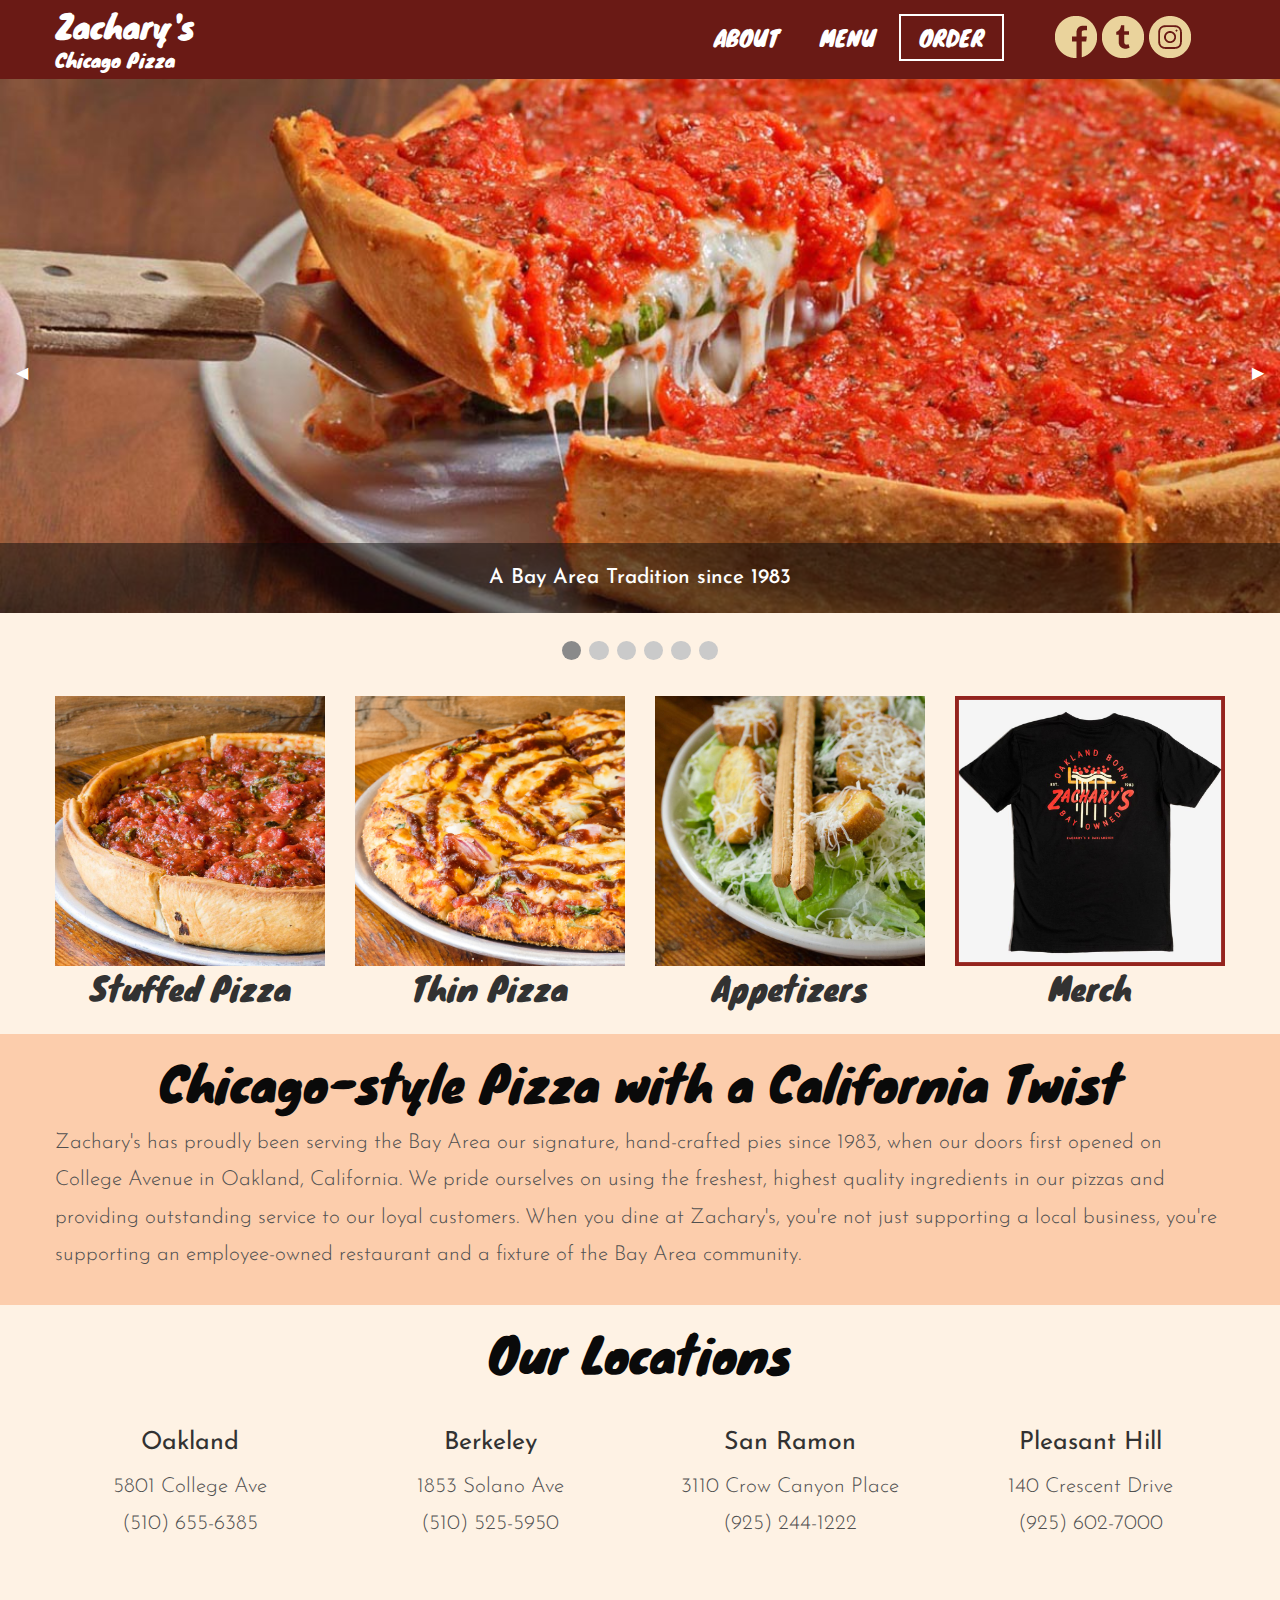
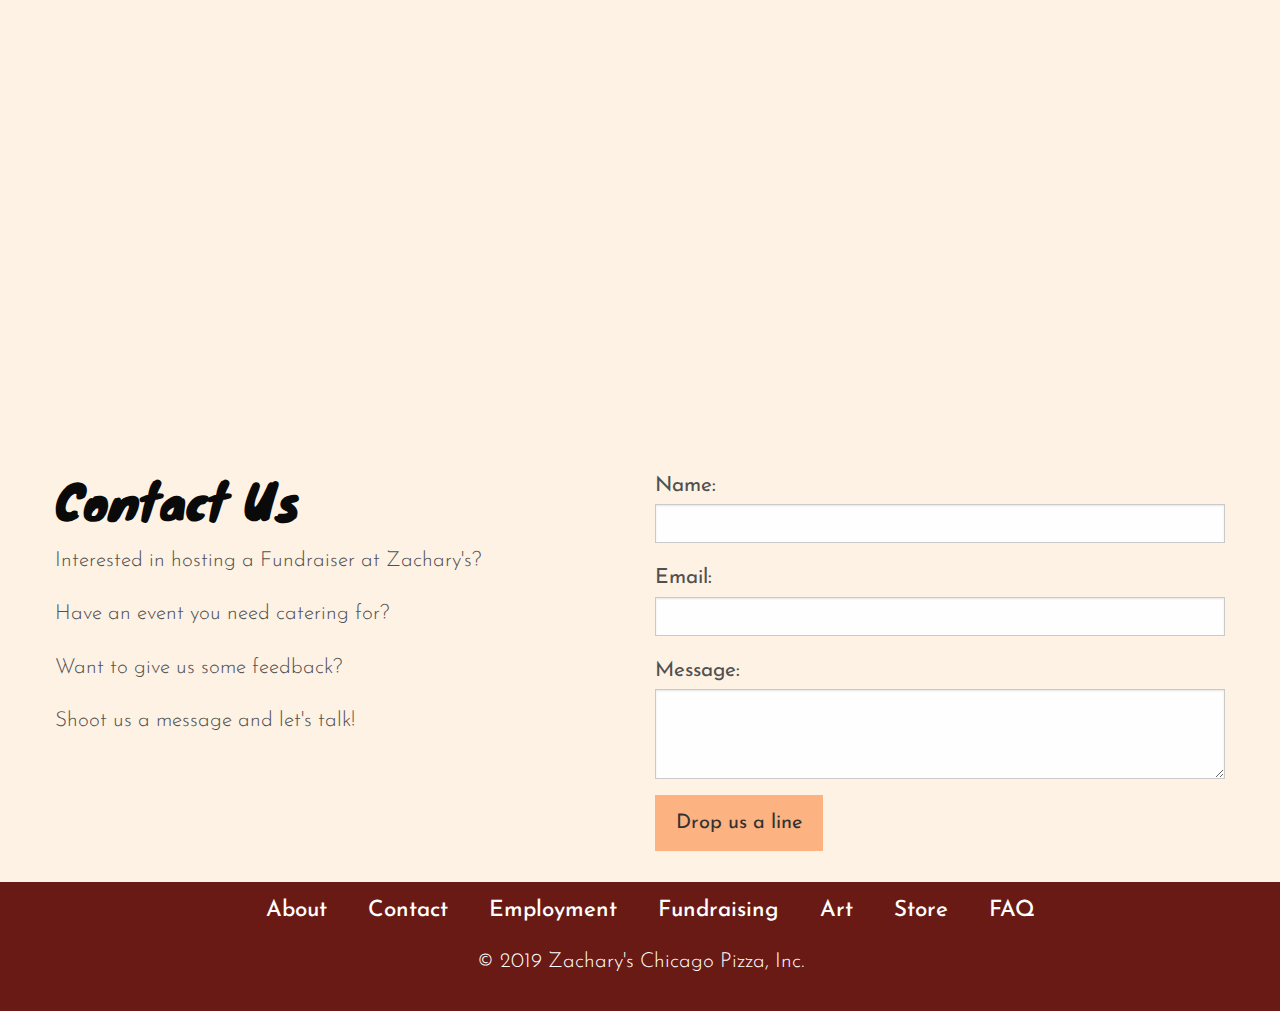
<file: index.html>
<!-- //// This is the header code to copy into each page //// -->
<!doctype html>
<html class="no-js" lang="en" dir="ltr">

<head>
  <meta charset="utf-8">
  <meta http-equiv="x-ua-compatible" content="ie=edge">
  <meta name="viewport" content="width=device-width, initial-scale=1.0">
  <meta name="description" content="Home page for Zachary's Chicago Pizza, Inc.">
  <meta name="author" content="Liana Rohlfing-McKenzie">
  <title>Zachary's Chicago Pizza, Inc.</title>
  <link rel="stylesheet" href="css/foundation.css">
  <link href="https://fonts.googleapis.com/css?family=Josefin+Sans:300,300i,400,400i,600,600i,700,700i|Knewave&display=swap" rel="stylesheet">
  <link rel="stylesheet" href="css/app.css">
  <link rel="icon" type="image/png" sizes="32x32" href="img/FabiconBlack3.png">
</head>

<body>
  <div class="show-for-small-only">
    <div class="title-bar" data-responsive-toggle="example-animated-menu">
      <button class="menu-icon" type="button" data-toggle></button>
      <div class="title-bar-title">Zachary's Chicago Pizza</div>
    </div>

    <div class="top-bar" id="example-animated-menu" data-animate="hinge-in-from-top hinge-out-from-top">
      <div class="top-bar-left">
        <ul class="dropdown menu" data-dropdown-menu>
          <li><a href="index.html">Home</a></li>
          <li><a href="about.html">About</a></li>
          <li><a href="menu.html">Menu</a></li>
          <li><a href="#">Order</a></li>
        </ul>
      </div>
    </div>
  </div>

  <div class="hide-for-small-only">
    <div class="header">
      <div class="grid-container">
        <header class="grid-x grid-padding-x">
          <div class="cell medium-3 large-3">
            <a href="index.html" class="index-h1">
              <h1>Zachary's</h1>
              <h1 class="small">Chicago Pizza</h1>
            </a>
          </div>
          <div class="cell auto"></div>
          <nav class="cell medium-5 large-4">
            <ul>
              <li><a href="about.html">About</a></li>
              <li><a href="menu.html">Menu</a></li>
              <li><a href="order.html" class="order">Order</a></li>
            </ul>
          </nav>
          <div class="cell medium-3 large-2">
            <img src="img/facebook2.png" alt="" class="socialmedia">
            <img src="img/twitter2.png" alt="" class="socialmedia">
            <img src="img/instagram2.png" alt="" class="socialmedia">
          </div>
        </header>
      </div>
    </div>
  </div>

  <!-- ///End of header//// -->

  <div class="orbit show-for-small-only" role="region" aria-label="Zachary's Slider" data-orbit>
    <div class="orbit-wrapper">
      <div class="orbit-controls">
        <button class="orbit-previous"><span class="show-for-sr">Previous Slide</span>&#9664;&#xFE0E;</button>
        <button class="orbit-next"><span class="show-for-sr">Next Slide</span>&#9654;&#xFE0E;</button>
      </div>
      <ul class="orbit-container">
        <li class="is-active orbit-slide">
          <figure class="orbit-figure">
            <img class="orbit-image" src="img/PizzaPull-small.jpg" alt="Pizza Pull">
            <figcaption class="orbit-caption">A Bay Area Tradition since 1983</figcaption>
          </figure>
        </li>
        <li class="orbit-slide">
          <figure class="orbit-figure">
            <img class="orbit-image" src="img/artcontest-2-small.jpg" alt="Art Contest painting">
            <figcaption class="orbit-caption">Recipient of over 200 Best Pizza Awards</figcaption>
          </figure>
        </li>
        <li class="orbit-slide">
          <figure class="orbit-figure">
            <img class="orbit-image" src="img/PizzaPanArtichokeHero-small.jpg" alt="Artichoke pan pizza">
            <figcaption class="orbit-caption">​“The Zachary’s team has captured pizza perfection.” - Diablo Magazine</figcaption>
          </figure>
        </li>
        <li class="orbit-slide">
          <figure class="orbit-figure">
            <img class="orbit-image" src="img/artcontest-small.jpg" alt="Art contest paintings on wall">
            <figcaption class="orbit-caption">Check out 2019's Art Contest Winners!</figcaption>
          </figure>
        </li>
        <li class="orbit-slide">
          <figure class="orbit-figure">
            <img class="orbit-image" src="img/PizzaThinTomBasil-small.jpg" alt="Italian tomato thin pizza">
            <figcaption class="orbit-caption">Proudly Employee-Owned since 2003</figcaption>
          </figure>
        </li>
        <li class="orbit-slide">
          <figure class="orbit-figure">
            <img class="orbit-image" src="img/SaladsSpinach-small.jpg" alt="Spinach salad">
            <figcaption class="orbit-caption">Delivery Now Available!</figcaption>
          </figure>
        </li>
      </ul>
    </div>
    <nav class="orbit-bullets">
      <button class="is-active" data-slide="0">
        <span class="show-for-sr">A Bay Area Tradition since 1983</span>
        <span class="show-for-sr" data-slide-active-label>Current Slide</span>
      </button>
      <button data-slide="1"><span class="show-for-sr">Recipient of over 200 Best Pizza Awards</span></button>
      <button data-slide="2"><span class="show-for-sr">“The Zachary’s team has captured pizza perfection.” - Diablo Magazine</span></button>
      <button data-slide="3"><span class="show-for-sr">Check out 2019's Art Contest Winners!</span></button>
      <button data-slide="4"><span class="show-for-sr">Proudly Employee-Owned since 2003</span></button>
      <button data-slide="5"><span class="show-for-sr">Delivery Now Available!</span></button>
    </nav>
  </div>

  <div class="orbit hide-for-small-only" role="region" aria-label="Zachary's Slider" data-orbit>
    <div class="orbit-wrapper">
      <div class="orbit-controls">
        <button class="orbit-previous"><span class="show-for-sr">Previous Slide</span>&#9664;&#xFE0E;</button>
        <button class="orbit-next"><span class="show-for-sr">Next Slide</span>&#9654;&#xFE0E;</button>
      </div>
      <ul class="orbit-container">
        <li class="is-active orbit-slide">
          <figure class="orbit-figure">
            <img class="orbit-image" src="img/PizzaPull.jpg" alt="Pizza Pull">
            <figcaption class="orbit-caption">A Bay Area Tradition since 1983</figcaption>
          </figure>
        </li>
        <li class="orbit-slide">
          <figure class="orbit-figure">
            <img class="orbit-image" src="img/artcontest-2.jpg" alt="Art Contest painting">
            <figcaption class="orbit-caption">Recipient of over 200 Best Pizza Awards</figcaption>
          </figure>
        </li>
        <li class="orbit-slide">
          <figure class="orbit-figure">
            <img class="orbit-image" src="img/PizzaPanArtichokeHero.jpg" alt="Artichoke pan pizza">
            <figcaption class="orbit-caption">​“The Zachary’s team has captured pizza perfection.” - Diablo Magazine</figcaption>
          </figure>
        </li>
        <li class="orbit-slide">
          <figure class="orbit-figure">
            <img class="orbit-image" src="img/artcontest.jpg" alt="Art contest paintings on wall">
            <figcaption class="orbit-caption">Check out 2019's Art Contest Winners!</figcaption>
          </figure>
        </li>
        <li class="orbit-slide">
          <figure class="orbit-figure">
            <img class="orbit-image" src="img/PizzaThinTomBasil.jpg" alt="Italian tomato thin pizza">
            <figcaption class="orbit-caption">Proudly Employee-Owned since 2003</figcaption>
          </figure>
        </li>
        <li class="orbit-slide">
          <figure class="orbit-figure">
            <img class="orbit-image" src="img/SaladsSpinach.jpg" alt="Spinach salad">
            <figcaption class="orbit-caption">Delivery Now Available!</figcaption>
          </figure>
        </li>
      </ul>
    </div>
    <nav class="orbit-bullets">
      <button class="is-active" data-slide="0">
        <span class="show-for-sr">A Bay Area Tradition since 1983</span>
        <span class="show-for-sr" data-slide-active-label>Current Slide</span>
      </button>
      <button data-slide="1"><span class="show-for-sr">Recipient of over 200 Best Pizza Awards</span></button>
      <button data-slide="2"><span class="show-for-sr">“The Zachary’s team has captured pizza perfection.” - Diablo Magazine</span></button>
      <button data-slide="3"><span class="show-for-sr">Check out 2019's Art Contest Winners!</span></button>
      <button data-slide="4"><span class="show-for-sr">Proudly Employee-Owned since 2003</span></button>
      <button data-slide="5"><span class="show-for-sr">Delivery Now Available!</span></button>
    </nav>
  </div>


  <section class="grid-container">
    <div class="grid-x grid-padding-x grid-padding-y">
      <div class="cell small-6 medium-3">
        <a href="menu.html#panel1">
          <img src="img/stuffed-thumb.jpg" alt="stuffed pizza">
          <h2 class="index-h2">Stuffed Pizza</h2>
        </a>
      </div>
      <div class="cell small-6 medium-3">
        <a href="menu.html#panel2">
          <img src="img/thin-thumb.jpg" alt="thin pizza">
          <h2 class="index-h2">Thin Pizza</h2>
        </a>
      </div>
      <div class="cell small-6 medium-3">
        <a href="menu.html#panel4">
          <img src="img/appetizer-thumb.jpg" alt="appetizers">
          <h2 class="index-h2">Appetizers</h2>
        </a>
      </div>
      <div class="cell small-6 medium-3">
        <a href="#">
          <img src="img/oaklandish.jpg" alt="merch">
          <h2 class="index-h2">Merch</h2>
        </a>
      </div>
    </div>
  </section>

  <section class="quotes">
    <div class="grid-container">
      <div class="grid-x grid-padding-x grid-padding-y">
        <div class="cell">
          <h2 class="index-h2-quotes">Chicago-style Pizza with a California Twist</h2>
          <p>Zachary's has proudly been serving the Bay Area our signature, hand-crafted pies since 1983, when our doors first opened on College Avenue in Oakland, California. We pride ourselves on using the freshest, highest quality ingredients in
            our pizzas and providing outstanding service to our loyal customers. When you dine at Zachary's, you're not just supporting a local business, you're supporting an employee-owned restaurant and a fixture of the Bay Area community.</p>
        </div>
      </div>
    </div>
  </section>

  <section class="grid-container">
    <div class="grid-x grid-padding-x grid-padding-y">
      <div class="cell">
        <h2 class="index-h2-quotes">Our Locations</h2>
      </div>
    </div>
    <div class="grid-x grid-padding-x grid-padding-y">
      <div class="cell small-12 medium-3 locations">
        <h4>Oakland</h4>
          <p>5801 College Ave<br>
            (510) 655-6385</p>
      </div>
      <div class="cell small-12 medium-3 locations">
        <h4>Berkeley</h4>
          <p>1853 Solano Ave<br>
            (510) 525-5950</p>
      </div>
      <div class="cell small-12 medium-3 locations">
        <h4>San Ramon</h4>
          <p>3110 Crow Canyon Place<br>
            (925) 244-1222</p>
      </div>
      <div class="cell small-12 medium-3 locations">
        <h4>Pleasant Hill</h4>
          <p>140 Crescent Drive<br>
            (925) 602-7000</p>
      </div>
    </div>
    <div class="grid-x grid-padding-x grid-padding-y">
      <!-- I couldn't get interchange to work so I used "hide-for-small-only" and "show-for-small-only" instead, sorry -->
      <div class="cell">
        <img src="img/map-small.png" alt="map of Zachary's four locations" class="show-for-small-only">
        <iframe width="1200" height="440" src="https://maps.google.com/maps?width=1200&amp;height=440&amp;hl=en&amp;q=Zachary%5Cs%20Chicago%20Pizza+(Title)&amp;ie=UTF8&amp;t=&amp;z=11&amp;iwloc=B&amp;output=embed" frameborder="0" class="hide-for-small-only"></iframe>
      </div>
    </div>

    <div class="grid-x grid-padding-x grid-padding-y">
      <div class="cell small-12 medium-6">
        <h2>Contact Us</h2>
        <p>Interested in hosting a Fundraiser at Zachary's?</p>
        <p>Have an event you need catering for?</p>
        <p>Want to give us some feedback?</p>
        <p>Shoot us a message and let's talk!</p>
      </div>

      <div class="cell small-12 medium-6">
        <form action="https://docs.google.com/forms/d/e/1FAIpQLSdrRZRMQZu-8u6va_wn2mh3a93iwv97TaOzOLfnU-gJeNOTag/formResponse" target="_self" method="POST" id="mG61Hd">
          <label for="name">Name:</label>
          <input type="text" class="" id="name" autocomplete="on" tabindex="0" aria-label="Name" aria-describedby="i.desc.946749662 i.err.946749662" name="entry.1592493191" value="" dir="auto" placeholder="" required />

          <label for="email">Email:</label>
          <input type="email" class="" id="email" autocomplete="on" tabindex="0" aria-label="Name-email" aria-describedby="i.desc.928450559 i.err.928450559" name="entry.1593451129" value="" dir="auto" placeholder="" required />

          <label for="message">Message:</label>
          <textarea type="text" class="" id="message" autocomplete="off" tabindex="0" aria-label="Name-response" aria-describedby="i.desc.298831797 i.err.298831797" name="entry.1503160704" value="" dir="auto" placeholder=""
            required rows="3"></textarea>

          <input type="hidden" name="fvv" value="1">
          <input type="hidden" name="draftResponse" value="[null,null,&quot;-660832885771774796&quot;]">
          <input type="hidden" name="pageHistory" value="0">
          <input type="hidden" name="fbzx" value="-660832885771774796">

          <input type="submit" class="button default large" name="submit" value="Drop us a line">
        </form>
      </div>
    </div>
  </section>

  <!-- ///Beginning of footer code to copy into each page/// -->
  <div class="footer">
    <footer class="grid-container">
      <div class="grid-x grid-padding-x grid-padding-y">
        <div class="cell small-12">
          <nav>
            <ul>
              <li><a href="#">About</a></li>
              <li><a href="#">Contact</a></li>
              <li><a href="#">Employment</a></li>
              <li><a href="#">Fundraising</a></li>
              <li><a href="#">Art</a></li>
              <li><a href="#">Store</a></li>
              <li><a href="#">FAQ</a></li>
            </ul>
          </nav>
          <p>&#169; 2019 Zachary's Chicago Pizza, Inc.</p>
        </div>
      </div>
    </footer>
  </div>

  <script src="js/vendor/jquery.js"></script>
  <script src="js/vendor/what-input.js"></script>
  <script src="js/vendor/foundation.js"></script>
  <script src="js/app.js"></script>
</body>

</html>
<!-- ////End of footer//// -->
</file>
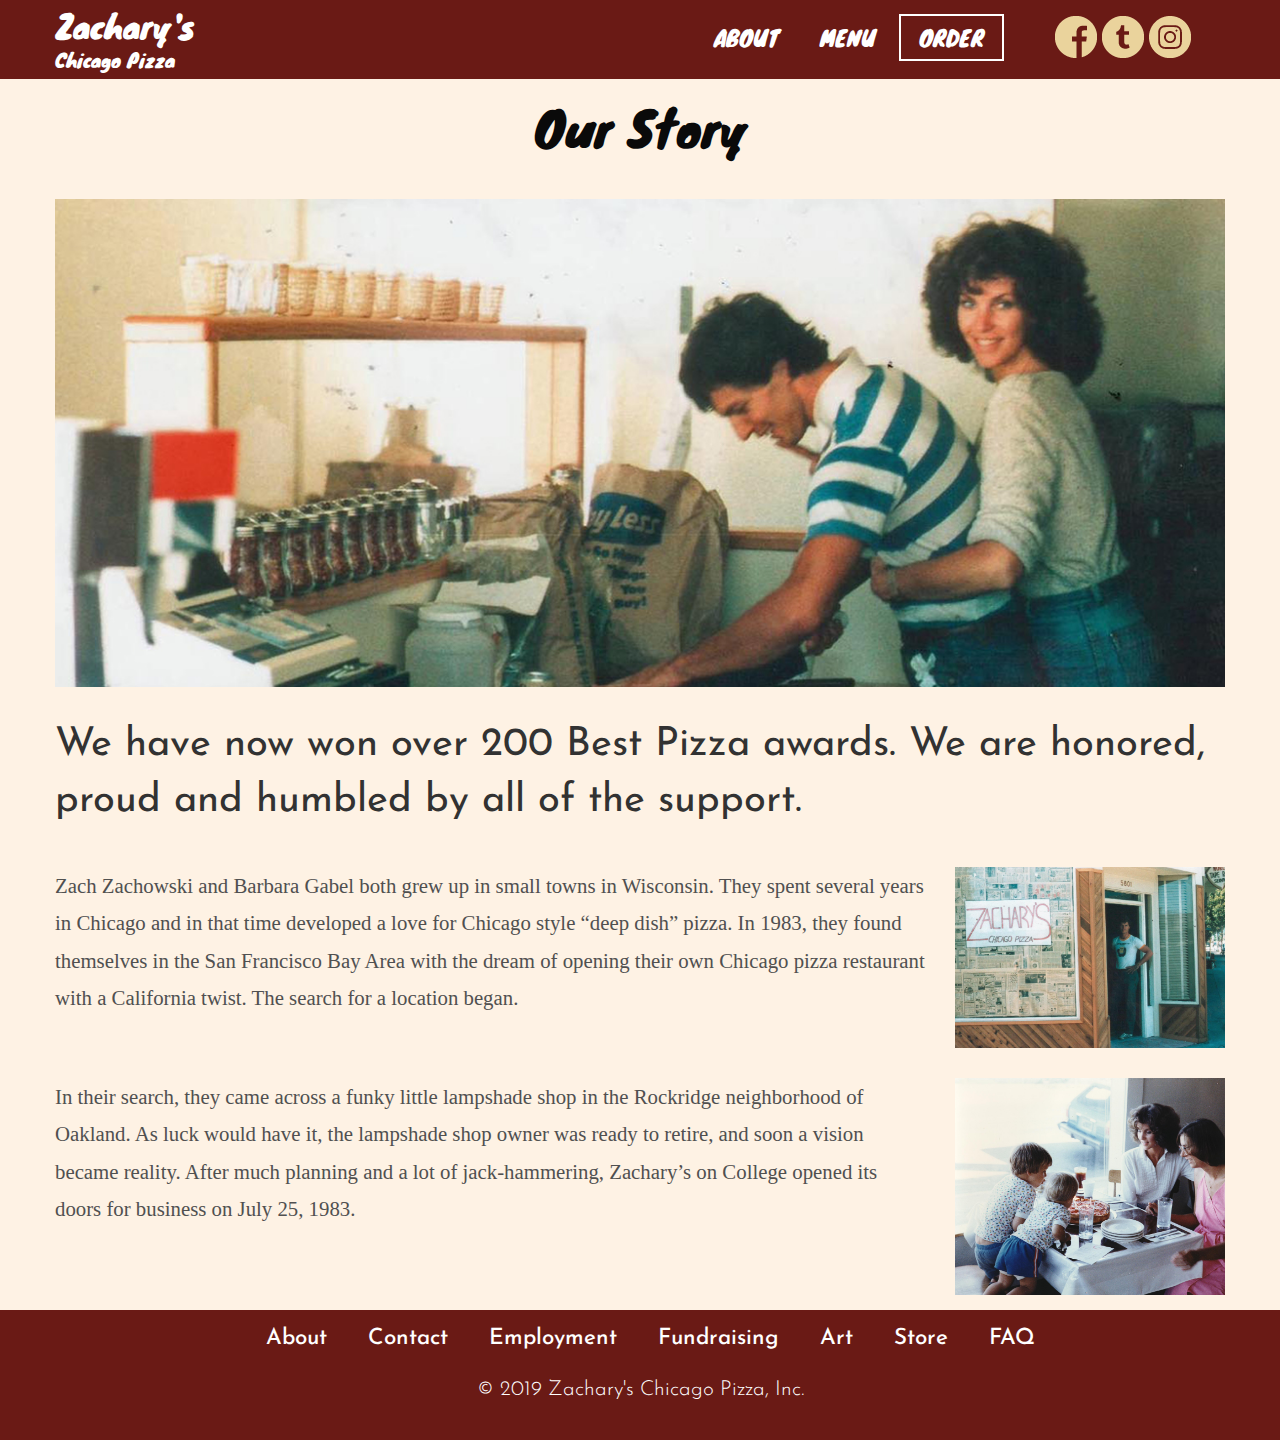
<file: about.html>
<!-- //// This is the header code to copy into each page //// -->
<!doctype html>
<html class="no-js" lang="en" dir="ltr">

<head>
  <meta charset="utf-8">
  <meta http-equiv="x-ua-compatible" content="ie=edge">
  <meta name="viewport" content="width=device-width, initial-scale=1.0">
  <meta name="description" content="About page for Zachary's Chicago Pizza, Inc.">
  <meta name="author" content="Kelvin Dao">
  <title>About | Zachary's Chicago Pizza, Inc.</title>
  <link rel="stylesheet" href="css/foundation.css">
  <link href="https://fonts.googleapis.com/css?family=Josefin+Sans:300,300i,400,400i,600,600i,700,700i|Knewave&display=swap" rel="stylesheet">
  <link rel="stylesheet" href="css/app.css">
  <link rel="icon" type="image/png" sizes="32x32" href="img/FabiconBlack3.png">
</head>

<body>
  <div class="show-for-small-only">
    <div class="title-bar" data-responsive-toggle="example-animated-menu">
      <button class="menu-icon" type="button" data-toggle></button>
      <div class="title-bar-title">Zachary's Chicago Pizza</div>
    </div>

    <div class="top-bar" id="example-animated-menu" data-animate="hinge-in-from-top hinge-out-from-top">
      <div class="top-bar-left">
        <ul class="dropdown menu" data-dropdown-menu>
          <li><a href="index.html">Home</a></li>
          <li><a href="about.html">About</a></li>
          <li><a href="menu.html">Menu</a></li>
          <li><a href="#">Order</a></li>
        </ul>
      </div>
    </div>
  </div>

  <div class="hide-for-small-only">
    <div class="header">
      <div class="grid-container">
        <header class="grid-x grid-padding-x">
          <section class="cell medium-3 large-3">
            <a href="index.html" class="index-h1">
              <h1>Zachary's</h1>
              <h1 class="small">Chicago Pizza</h1>
            </a>
          </section>
          <section class="cell auto"></section>
          <nav class="cell medium-5 large-4">
            <ul>
              <li><a href="about.html">About</a></li>
              <li><a href="menu.html">Menu</a></li>
              <li><a href="order.html" class="order">Order</a></li>
            </ul>
          </nav>
          <section class="cell medium-3 large-2">
            <img src="img/facebook2.png" alt="" class="socialmedia">
            <img src="img/twitter2.png" alt="" class="socialmedia">
            <img src="img/instagram2.png" alt="" class="socialmedia">
          </section>
        </header>
      </div>
    </div>
  </div>

  <!-- ///End of header//// -->

  <div class="grid-container">
    <div class="grid-x grid-padding-x grid-padding-y">
      <div class="small-12 cell">
        <h2 class="h2-about"> Our Story </h2>
      </div>
    </div>


    <div class="grid-x grid-padding-x grid-padding-y">
      <div class="medium-12 cell">
        <img src="img/zacharyphoto.jpg" alt="zach's photo">
      </div>
    </div>

    <div class="grid-x grid-padding-x grid-padding-y">
      <div class="medium-12 cell">
        <h3> We have now won over 200 Best Pizza awards. We are honored, proud and humbled by all of the support.</h3>
      </div>
    </div>


    <div class="grid-x grid-padding-x grid-padding-y">
      <div class="cell small-12 medium-9">
        <p class="p-about"> Zach Zachowski and Barbara Gabel both grew up in small towns in Wisconsin. They spent several years in Chicago and in that time developed a love for Chicago style “deep dish” pizza.
          In 1983, they found themselves in the San Francisco Bay Area with the dream of opening their own Chicago pizza restaurant with a California twist. The search for a location began. </p>
      </div>
      <div class="cell small-12 medium-3">
        <img src="img/zachphoto.jpg" alt="grand opening zachary's">
      </div>
    </div>

    <div class="grid-x grid-padding-x grid-padding-y">
      <!--<div class="small-3"> <img src="img/zachfamily.jpg" alt="friends and family"></div> -->

      <div class="cell small-12 medium-9">
        <p class="p-about"> In their search, they came across a funky little lampshade shop in the Rockridge neighborhood of Oakland. As luck would have it, the lampshade shop owner was ready to retire,
          and soon a vision became reality.
          After much planning and a lot of jack-hammering, Zachary’s on College opened its doors for business on July 25, 1983.</p>
      </div>
      <div class="cell small-12 medium-3"> <img src="img/zachfamily.jpg" alt="friends and family"></div>

    </div>
  </div>

  <!-- ///Beginning of footer code to copy into each page/// -->
  <div class="footer">
    <div class="grid-container">
      <footer class="grid-x grid-padding-x grid-padding-y">
        <div class="cell small-12">
          <nav>
            <ul>
              <li><a href="#">About</a></li>
              <li><a href="#">Contact</a></li>
              <li><a href="#">Employment</a></li>
              <li><a href="#">Fundraising</a></li>
              <li><a href="#">Art</a></li>
              <li><a href="#">Store</a></li>
              <li><a href="#">FAQ</a></li>
            </ul>
          </nav>
          <p class="copyright">&#169; 2019 Zachary's Chicago Pizza, Inc.</p>
        </div>
      </footer>
    </div>
  </div>

  <script src="js/vendor/jquery.js"></script>
  <script src="js/vendor/what-input.js"></script>
  <script src="js/vendor/foundation.js"></script>
  <script src="js/app.js"></script>
</body>

</html>
<!-- ////End of footer//// -->
</file>
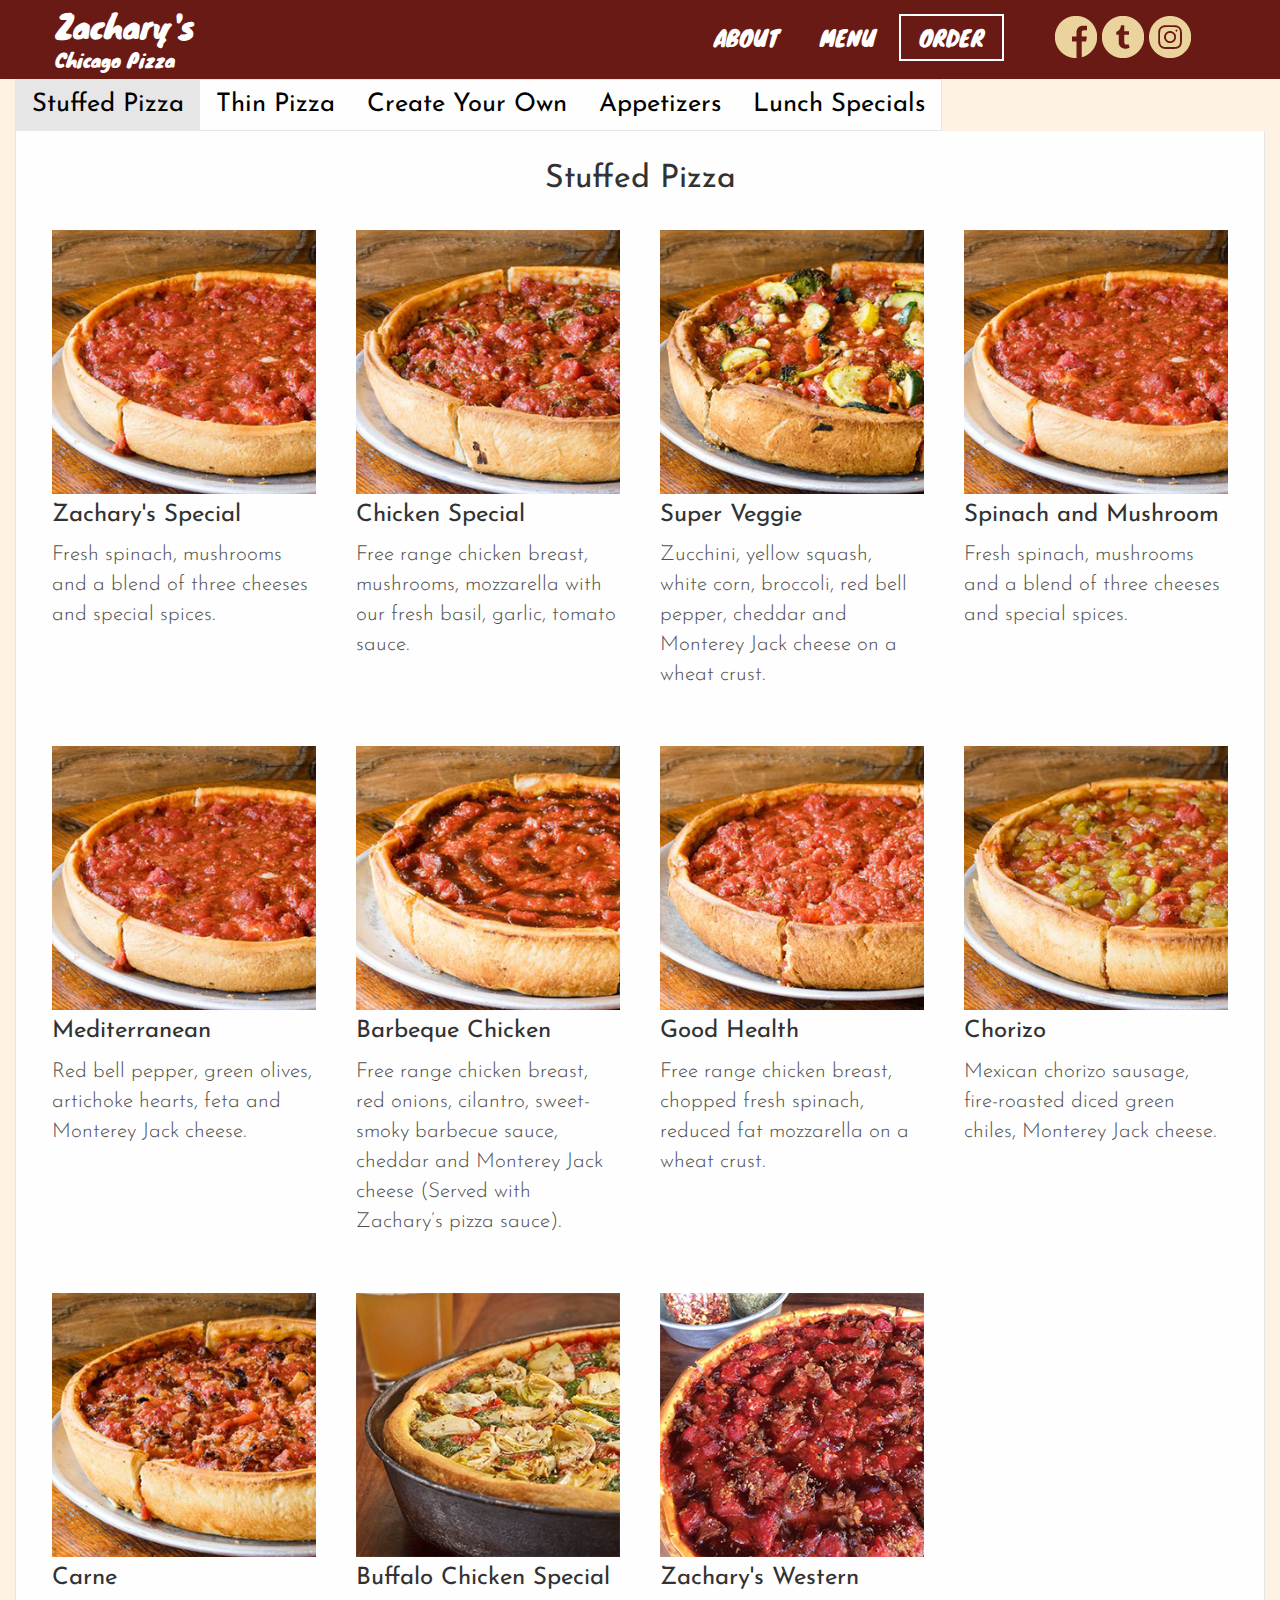
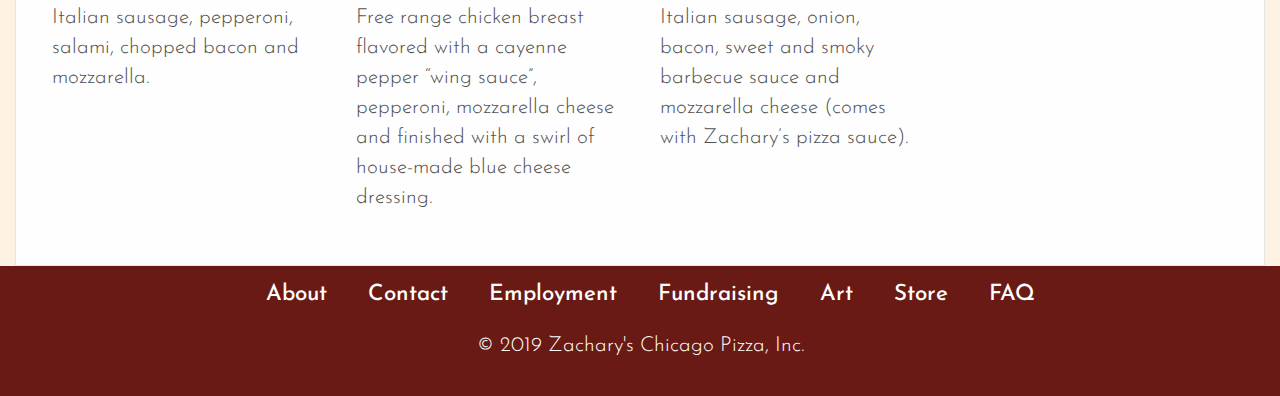
<file: menu.html>
<!-- //// This is the header code to copy into each page //// -->
<!doctype html>
<html class="no-js" lang="en" dir="ltr">

<head>
  <meta charset="utf-8">
  <meta http-equiv="x-ua-compatible" content="ie=edge">
  <meta name="viewport" content="width=device-width, initial-scale=1.0">
  <meta name="description" content="Menu page for Zachary's Chicago Pizza, Inc.">
  <meta name="author" content="Scott Duncan">
  <title>Menu | Zachary's Chicago Pizza, Inc.</title>
  <link rel="stylesheet" href="css/foundation.css">
  <link href="https://fonts.googleapis.com/css?family=Josefin+Sans:300,300i,400,400i,600,600i,700,700i|Knewave&display=swap" rel="stylesheet">
  <link rel="stylesheet" href="css/app.css">
  <link rel="icon" type="image/png" sizes="32x32" href="img/FabiconBlack3.png">
</head>

<body>
  <div class="show-for-small-only">
    <div class="title-bar" data-responsive-toggle="example-animated-menu">
      <button class="menu-icon" type="button" data-toggle></button>
      <div class="title-bar-title">Zachary's Chicago Pizza</div>
    </div>

    <div class="top-bar" id="example-animated-menu" data-animate="hinge-in-from-top hinge-out-from-top">
      <div class="top-bar-left">
        <ul class="dropdown menu" data-dropdown-menu>
          <li><a href="index.html">Home</a></li>
          <li><a href="about.html">About</a></li>
          <li><a href="menu.html">Menu</a></li>
          <li><a href="#">Order</a></li>
        </ul>
      </div>
    </div>
  </div>

  <div class="hide-for-small-only">
    <div class="header">
      <div class="grid-container">
        <header class="grid-x grid-padding-x">
          <section class="cell medium-3 large-3">
            <a href="index.html" class="index-h1">
              <h1>Zachary's</h1>
              <h1 class="small">Chicago Pizza</h1>
            </a>
          </section>
          <section class="cell auto"></section>
          <nav class="cell medium-5 large-4">
            <ul>
              <li><a href="about.html">About</a></li>
              <li><a href="menu.html">Menu</a></li>
              <li><a href="order.html" class="order">Order</a></li>
            </ul>
          </nav>
          <section class="cell medium-3 large-2">
            <img src="img/facebook2.png" alt="" class="socialmedia">
            <img src="img/twitter2.png" alt="" class="socialmedia">
            <img src="img/instagram2.png" alt="" class="socialmedia">
          </section>
        </header>
      </div>
    </div>
  </div>

  <!-- ///End of header//// -->



  <div class="grid-container fluid">
    <!-- TABS MENU BAR -->
    <div class="grid-x createMenu">
      <!-- <div class="cell auto"></div> -->
      <!-- <div class="cell small-4"> -->
      <ul class="tabs" data-tabs id="example-tabs" data-deep-link="true">
        <li class="tabs-title is-active"><a href="#panel1" aria-selected="true">Stuffed Pizza</a></li>
        <li class="tabs-title"><a data-tabs-target="panel2" href="#panel2">Thin Pizza</a></li>
        <li class="tabs-title"><a data-tabs-target="panel3" href="#panel3">Create Your Own</a></li>
        <li class="tabs-title"><a data-tabs-target="panel4" href="#panel4">Appetizers</a></li>
        <li class="tabs-title"><a data-tabs-target="panel5" href="#panel5">Lunch Specials</a></li>
      </ul>
      <!-- </div> -->
    </div>
    <!-- TABS MENU CONTENT -->
    <div class="tabs-content" data-tabs-content="example-tabs">
      <!-- TAB 1 STUFFED PIZZA-->
      <div class="tabs-panel is-active" id="panel1">
        <!-- STUFFED PIZZA MENU CONTENT -->
        <div class="grid-x">
          <div class="cell">
            <h3 class="pizzaHeader-h3">Stuffed Pizza</h3>
          </div>
        </div>
        <div class="grid-x">
          <div class="cell small-12 medium-6 large-3">
            <div class="pizzamenu">
              <img src="img/Stuffed Zachary's Special.png" alt="Space">
              <h3 class="menu-h3">Zachary's Special</h3>
              <p class="pizzamenu-p">Fresh spinach, mushrooms and a blend of three cheeses and special spices.</p>
            </div>
          </div>
          <div class="cell small-12 medium-6 large-3">
            <div class="pizzamenu">
              <img src="img/Stuffed Chicken Special.png" alt="Space">
              <h3 class="menu-h3">Chicken Special</h3>
              <p class="pizzamenu-p">Free range chicken breast, mushrooms, mozzarella with our fresh basil, garlic, tomato sauce.</p>
            </div>
          </div>
          <div class="cell small-12 medium-6 large-3">
            <div class="pizzamenu">
              <img src="img/Stuffed Super Veggie.png" alt="Space">
              <h3 class="menu-h3">Super Veggie</h3>
              <p class="pizzamenu-p">Zucchini, yellow squash, white corn, broccoli, red bell pepper, cheddar and Monterey Jack cheese on a wheat crust.</p>
            </div>
          </div>
          <div class="cell small-12 medium-6 large-3">
            <div class="pizzamenu">
              <img src="img/Stuffed Spinach and Mushroom.png" alt="Space">
              <h3 class="menu-h3">Spinach and Mushroom</h3>
              <p class="pizzamenu-p">Fresh spinach, mushrooms and a blend of three cheeses and special spices.</p>
            </div>
          </div>
        </div>
        <div class="grid-x">
          <div class="cell small-12 medium-6 large-3">
            <div class="pizzamenu">
              <img src="img/Stuffed Mediterranean.png" alt="Space">
              <h3 class="menu-h3">Mediterranean</h3>
              <p class="pizzamenu-p">Red bell pepper, green olives, artichoke hearts, feta and Monterey Jack cheese.</p>
            </div>
          </div>
          <div class="cell small-12 medium-6 large-3">
            <div class="pizzamenu">
              <img src="img/Stuffed Barbeque Chicken.png" alt="Space">
              <h3 class="menu-h3">Barbeque Chicken</h3>
              <p class="pizzamenu-p">Free range chicken breast, red onions, cilantro, sweet-smoky barbecue sauce, cheddar and Monterey Jack cheese (Served with Zachary’s pizza sauce).</p>
            </div>
          </div>
          <div class="cell small-12 medium-6 large-3">
            <div class="pizzamenu">
              <img src="img/Stuffed Good Health.png" alt="Space">
              <h3 class="menu-h3">Good Health</h3>
              <p class="pizzamenu-p">Free range chicken breast, chopped fresh spinach, reduced fat mozzarella on a wheat crust.</p>
            </div>
          </div>
          <div class="cell small-12 medium-6 large-3">
            <div class="pizzamenu">
              <img src="img/Stuffed Chorizo.png" alt="Space">
              <h3 class="menu-h3">Chorizo</h3>
              <p class="pizzamenu-p">Mexican chorizo sausage, fire-roasted diced green chiles, Monterey Jack cheese.</p>
            </div>
          </div>
        </div>
        <div class="grid-x">
          <div class="cell small-12 medium-6 large-3">
            <div class="pizzamenu">
              <img src="img/Stuffed Carne.png" alt="Space">
              <h3 class="menu-h3">Carne</h3>
              <p class="pizzamenu-p">Italian sausage, pepperoni, salami, chopped bacon and mozzarella.</p>
            </div>
          </div>
          <div class="cell small-12 medium-6 large-3">
            <div class="pizzamenu">
              <img src="img/Stuffed Buffalo Chicken Special.png" alt="Space">
              <h3 class="menu-h3">Buffalo Chicken Special</h3>
              <p class="pizzamenu-p">Free range chicken breast flavored with a cayenne pepper “wing sauce”, pepperoni, mozzarella cheese and finished with a swirl of house-made blue cheese dressing.</p>
            </div>
          </div>
          <div class="cell small-12 medium-6 large-3">
            <div class="pizzamenu">
              <img src="img/Stuffed Zachary's Western.png" alt="Space">
              <h3 class="menu-h3">Zachary's Western</h3>
              <p class="pizzamenu-p">Italian sausage, onion, bacon, sweet and smoky barbecue sauce and mozzarella cheese (comes with Zachary’s pizza sauce).</p>
            </div>
          </div>
        </div>
      </div>

      <!-- TAB 2 THIN PIZZA-->
      <div class="tabs-panel" id="panel2">
        <!-- THIN PIZZA MENU CONTENT -->
        <div class="grid-x">
          <div class="cell">
            <h3 class="pizzaHeader-h3">Thin Pizza</h3>
          </div>
        </div>
        <div class="grid-x">
          <div class="cell small-12 medium-6 large-3">
            <div class="pizzamenu">
              <img src="img/Thin Zachary's Special.png" alt="Space">
              <h3 class="menu-h3">Zachary's Special</h3>
              <p class="pizzamenu-p">Our classic combination: Italian sausage, green pepper, onion, mushroom and mozzarella.</p>
            </div>
          </div>
          <div class="cell small-12 medium-6 large-3">
            <div class="pizzamenu">
              <img src="img/Thin Chicken Special.png" alt="Space">
              <h3 class="menu-h3">Chicken Special</h3>
              <p class="pizzamenu-p">Free range chicken breast, mushrooms, mozzarella with our fresh basil, garlic, tomato sauce.</p>
            </div>
          </div>
          <div class="cell small-12 medium-6 large-3">
            <div class="pizzamenu">
              <img src="img/Thin Super Veggie.png" alt="Space">
              <h3 class="menu-h3">Super Veggie</h3>
              <p class="pizzamenu-p">Zucchini, yellow squash, white corn, broccoli, red bell pepper, cheddar and Monterey Jack cheese on a wheat crust.</p>
            </div>
          </div>
          <div class="cell small-12 medium-6 large-3">
            <div class="pizzamenu">
              <img src="img/Thin Mediterranean.png" alt="Space">
              <h3 class="menu-h3">Mediterranean</h3>
              <p class="pizzamenu-p">Red bell pepper, green olives, artichoke hearts, feta and Monterey Jack cheese.</p>
            </div>
          </div>
        </div>
        <div class="grid-x">
          <div class="cell small-12 medium-6 large-3">
            <div class="pizzamenu">
              <img src="img/Thin Good Health.png" alt="Space">
              <h3 class="menu-h3">Good Health</h3>
              <p class="pizzamenu-p">Free range chicken breast, chopped fresh spinach, reduced fat mozzarella on a wheat crust.</p>
            </div>
          </div>
          <div class="cell small-12 medium-6 large-3">
            <div class="pizzamenu">
              <img src="img/Thin Barbeque Chicken.png" alt="Space">
              <h3 class="menu-h3">Barbeque Chicken</h3>
              <p class="pizzamenu-p">Free range chicken breast, red onions, cilantro, sweet-smoky barbecue sauce,
                cheddar and jack cheese (Served with Zachary’s pizza sauce).</p>
            </div>
          </div>
          <div class="cell small-12 medium-6 large-3">
            <div class="pizzamenu">
              <img src="img/Thin Chorizo.png" alt="Space">
              <h3 class="menu-h3">Chorizo</h3>
              <p class="pizzamenu-p">Mexican chorizo sausage, fire-roasted diced green chiles, Monterey Jack cheese.</p>
            </div>
          </div>
          <div class="cell small-12 medium-6 large-3">
            <div class="pizzamenu">
              <img src="img/Thin Carne.png" alt="Space">
              <h3 class="menu-h3">Carne</h3>
              <p class="pizzamenu-p">Italian sausage, pepperoni, salami, chopped bacon and mozzarella.</p>
            </div>
          </div>
        </div>
        <div class="grid-x">
          <div class="cell small-12 medium-6 large-3">
            <div class="pizzamenu">
              <img src="img/Thin Italian Tomato.png" alt="Space">
              <h3 class="menu-h3">Italian Tomato</h3>
              <p class="pizzamenu-p">A thin crust pizza brushed with a fresh garlic, herb, and olive oil sauce, topped with diced Roma tomatoes, chopped fresh spinach and mozzarella.</p>
            </div>
          </div>
          <div class="cell small-12 medium-6 large-3">
            <div class="pizzamenu">
              <img src="img/Thin Pizza Blanca.png" alt="Space">
              <h3 class="menu-h3">Pizza Blanca</h3>
              <p class="pizzamenu-p">A thin style pizza with a garlic, fresh herb and olive oil base topped with
                mozzarella and ricotta de latte cheeses, garnished with fresh lemon.</p>
            </div>
          </div>
          <div class="cell small-12 medium-6 large-3">
            <div class="pizzamenu">
              <img src="img/Thin Chicken Special.png" alt="Space">
              <h3 class="menu-h3">Buffalo Chicken Special</h3>
              <p class="pizzamenu-p">Free range chicken breast flavored with a cayenne pepper “wing sauce”, pepperoni, mozzarella cheese and finished with a swirl of house-made blue cheese dressing.</p>
            </div>
          </div>
          <div class="cell small-12 medium-6 large-3">
            <div class="pizzamenu">
              <img src="img/Thin Zachary's Western.png" alt="Space">
              <h3 class="menu-h3">Zachary's Western</h3>
              <p class="pizzamenu-p">Italian sausage, onion, bacon, sweet and smoky barbecue sauce and mozzarella cheese (comes with Zachary’s pizza sauce).</p>
            </div>
          </div>
        </div>
      </div>
      <!-- TAB 3 CREATE YOUR OWN -->
      <div class="tabs-panel" id="panel3">
        <!-- STUFFED PIZZA PRICES -->
        <div class="grid-x">
          <div class="cell">
            <h3 class="menuHeader-h3">Stuffed Pizza</h3>
            <div class="grid-x">
              <div class="cell auto"></div>
              <div class="cell small-12 medium-3">
                <p class="menuParagraph-p">10" small</p>
                <p class="menuParagraph-p">$17.80</p>
              </div>
              <div class="cell small-12 medium-3">
                <p class="menuParagraph-p">12" medium</p>
                <p class="menuParagraph-p">$21.75</p>
              </div>
              <div class="cell small-12 medium-3">
                <p class="menuParagraph-p">14" large</p>
                <p class="menuParagraph-p">$24.55</p>
              </div>
              <div class="cell auto"></div>
            </div>
          </div>
        </div>
        <hr>
        <!-- THIN PIZZA PRICES -->
        <div class="grid-x">
          <div class="cell">
            <h3 class="menuHeader-h3">Thin Pizza</h3>
            <p class="menuParagraph-p">Gluten free option available 11" only</p>
            <div class="grid-x">
              <div class="cell auto"></div>
              <div class="cell small-6 medium-3">
                <p class="menuParagraph-p">10" small</p>
                <p class="menuParagraph-p">$12.05</p>
              </div>
              <div class="cell small-6 medium-3">
                <p class="menuParagraph-p">12" medium</p>
                <p class="menuParagraph-p">$15.25</p>
              </div>
              <div class="cell small-6 medium-3">
                <p class="menuParagraph-p">14" large</p>
                <p class="menuParagraph-p">$18.70</p>
              </div>
              <div class="cell small-6 medium-3">
                <p class="menuParagraph-p">16" extra large</p>
                <p class="menuParagraph-p">$21.90</p>
              </div>
              <div class="cell auto"></div>
            </div>
          </div>
        </div>
        <hr>
        <!-- MEAT TOPPING PRICES -->
        <div class="grid-x">
          <div class="cell">
            <h3 class="menuHeader-h3">Meat Toppings</h3>
            <p class="menuParagraph-p">Each additional meat topping costs extra</p>
            <p class="menuParagraph-p">small $2.45 / medium $2.95 / large $3.55 / extra-large $3.85</p>
          </div>
        </div>
        <div class="grid-x">
          <div class="cell auto"></div>
          <div class="cell small-6 medium-3">
            <p class="menuParagraph-p">Pepperoni</p>
            <p class="menuParagraph-p">Salami</p>
            <p class="menuParagraph-p">Sausage</p>
          </div>
          <div class="cell small-6 medium-3">
            <p class="menuParagraph-p">Bacon</p>
            <p class="menuParagraph-p">Canadian Bacon</p>
            <p class="menuParagraph-p">Anchovies</p>
            <p class="menuParagraph-p">*Free-Range Chicken Breast</p>
          </div>
          <div class="cell auto"></div>
        </div>
        <div class="grid-x">
          <div class="cell">
            <p class="menuParagraph-p">*Premium toppings cost extra</p>
          </div>
        </div>
        <hr>

        <!-- VEGGIE TOPPING PRICES -->
        <div class="grid-x">
          <div class="cell">
            <h3 class="menuHeader-h3">Veggie Toppings</h3>
            <p class="menuParagraph-p">Each additional veggie topping costs extra</p>
            <p class="menuParagraph-p">small $1.85 / medium $2.20 / large $2.70 / extra-large $2.90</p>
          </div>
        </div>
        <div class="grid-x">
          <div class="cell auto"></div>
          <div class="cell small-6 medium-3">
            <p class="menuParagraph-p">Extra Cheese</p>
            <p class="menuParagraph-p">Feta</p>
            <p class="menuParagraph-p">Black Olives</p>
            <p class="menuParagraph-p">Garlic</p>
            <p class="menuParagraph-p">Jalapeños</p>
            <p class="menuParagraph-p">Mushrooms</p>
            <p class="menuParagraph-p">Onion</p>
          </div>
          <div class="cell small-6 medium-3">
            <p class="menuParagraph-p">Vegan Cheese</p>
            <p class="menuParagraph-p">Artichoke Hearts</p>
            <p class="menuParagraph-p">Green Peppers</p>
            <p class="menuParagraph-p">Pineapple</p>
            <p class="menuParagraph-p">Tomato</p>
            <p class="menuParagraph-p">Zucchini</p>
            <p class="menuParagraph-p">*Pesto</p>
          </div>
          <div class="cell auto"></div>
        </div>
        <div class="grid-x">
          <div class="cell">
            <p class="menuParagraph-p">*Premium toppings cost extra</p>
          </div>
        </div>
      </div>
      <!-- TAB 4 APPETIZERS -->
      <div class="tabs-panel" id="panel4">
        <!-- SHAREABLES MENU -->
        <div class="grid-x">
          <div class="cell">
            <h3 class="menuHeader-h3">Shareables</h3>
          </div>
        </div>
        <div class="grid-x">
          <div class="cell auto"></div>
          <div class="cell small-12 medium-3">
            <div class="pizzamenu">
              <img src="img/Zachary's Meatball.png" alt="Space">
              <h3 class="menu-h3">Zachary's Meatball</h3>
              <p class="pizzamenu-p">Zachary's meatballs in marinara sauce, garnished with aged parmesan, served with house-made focaccia bread.</p>
            </div>
          </div>
          <div class="cell small-12 medium-3">
            <div class="pizzamenu">
              <img src="img/GoatCheeseDip.jpg" alt="Space">
              <h3 class="menu-h3">Goat Cheese Dip</h3>
              <p class="pizzamenu-p">Melted goat cheese, mozzarella, parmesan and provolone, served with our house-made focaccia bread.</p>
            </div>
          </div>
          <div class="cell auto"></div>
        </div>
        <hr>
        <!-- SALADS MENU -->
        <div class="grid-x">
          <div class="cell">
            <h3 class="menuHeader-h3">Salads</h3>
            <p class="menuParagraph-p">Half $5.75 / Full $9.25 / Party $22.25</p>
            <p class="menuParagraph-p">Add free-range chicken breast to any salad $1.75 for Half, $3.50 for Full</p>
          </div>
        </div>
        <div class="grid-x">
          <div class="cell small-12 medium-6 large-3">
            <div class="pizzamenu">
              <img src="img/Caesar Salad.png" alt="Space">
              <h3 class="menu-h3">Caesar</h3>
              <p class="pizzamenu-p">Romaine lettuce tossed with Zachary’s Caesar dressing, croutons, aged parmesan and breadsticks.</p>
            </div>
          </div>
          <div class="cell small-12 medium-6 large-3">
            <div class="pizzamenu">
              <img src="img/Spring Salad.png" alt="Space">
              <h3 class="menu-h3">Spring</h3>
              <p class="pizzamenu-p">Mixed spring greens, red grapes, dried cranberries, Gorgonzola cheese tossed with shallot vinaigrette and breadsticks.</p>
            </div>
          </div>
          <div class="cell small-12 medium-6 large-3">
            <div class="pizzamenu">
              <img src="img/Garden Salad.png" alt="Space">
              <h3 class="menu-h3">Garden</h3>
              <p class="pizzamenu-p">Mixed spring greens, red bell pepper, cucumber, red onion, tomatoes and breadsticks.</p>
            </div>
          </div>
          <div class="cell small-12 medium-6 large-3">
            <div class="pizzamenu">
              <img src="img/Spinach Salad.png" alt="Space">
              <h3 class="menu-h3">Spinach</h3>
              <p class="pizzamenu-p">Baby spinach, feta cheese, croutons, red onion, tomatoes and breadsticks.</p>
            </div>
          </div>
        </div>
        <div class="grid-x">
          <div class="cell small-12 medium-6 large-3">
            <div class="pizzamenu">
              <img src="img/Arugula Salad.png" alt="Space">
              <h3 class="menu-h3">Arugula</h3>
              <p class="pizzamenu-p">Arugula, Fuji apples, fennel, champagne vinaigrette and shaved Parmesan.</p>
            </div>
          </div>
        </div>
        <hr>
        <div class="grid-x">
          <div class="cell">
            <h3 class="menuHeader-h3">Salad Dressing</h3>
            <p class="menuParagraph-p">Add a salad topping $0.30 for Half, $0.45 for Full</p>
            <p class="menuParagraph-p">Side of Zachary’s house-made Vinaigrette, Ranch, Mustard French or Blue Cheese dressing for $1.25, and Caesar for $2.50</p>
          </div>
        </div>
      </div>
      <!-- TAB 5 LUNCH SPECIALS -->
      <div class="tabs-panel" id="panel5">
        <div class="grid-x">
          <div class="cell">
            <h3 class="menuHeader-h3">Oakland</h3>
          </div>
        </div>
        <div class="grid-x">
          <div class="cell">
            <p class="menuParagraph-pBold">Lunch Specials M-F from 11am-4pm</p>
            <p class="menuParagraph-p">Pizza slice of your choice, side Caesar salad and a fountain soda or iced tea $10.00</p>
            <p class="menuParagraph-p">Thin Pizza Slices $4.00</p>
          </div>
        </div>
        <hr>
        <div class="grid-x">
          <div class="cell">
            <h3 class="menuHeader-h3">Berkeley</h3>
          </div>
        </div>
        <div class="grid-x">
          <div class="cell">
            <p class="menuParagraph-pBold">Lunch Specials M-F from 11am-4pm</p>
            <p class="menuParagraph-p">Pizza slice of your choice, side Caesar salad and a fountain soda or iced tea $10.00</p>
            <p class="menuParagraph-p">Thin Pizza Slices $4.00</p>
          </div>
        </div>
        <hr>
        <div class="grid-x">
          <div class="cell">
            <h3 class="menuHeader-h3">Pleasant Hill</h3>
          </div>
        </div>
        <div class="grid-x">
          <div class="cell">
            <p class="menuParagraph-pBold">Lunch Specials M-F from 11am-4pm</p>
            <p class="menuParagraph-p">Pizza slice of your choice, side Caesar salad and a fountain soda or iced tea $10.00</p>
            <p class="menuParagraph-p">Personal size stuffed and thin pizzas (Prices Vary)</p>
            <p class="menuParagraph-pBold">Everyday Specials from 11am-3pm</p>
            <p class="menuParagraph-p">Thin cheese pizza slice $4.00 </p>
            <p class="menuParagraph-p">Thin pepperoni pizza slice $4.50 </p>
          </div>
        </div>
        <hr>
        <div class="grid-x">
          <div class="cell">
            <h3 class="menuHeader-h3">San Ramon</h3>
          </div>
        </div>
        <div class="grid-x">
          <div class="cell">
            <p class="menuParagraph-pBold">Lunch Specials M-F from 11am-3pm</p>
            <p class="menuParagraph-p">Pizza slice of your choice, side Caesar salad and a fountain soda or iced tea $10.00</p>
            <p class="menuParagraph-p">Thin cheese pizza slice $4.50 </p>
            <p class="menuParagraph-p">Thin pepperoni pizza slice $5.00 </p>
            <p class="menuParagraph-p">Thin sausage pizza slice $5.00 </p>
            <p class="menuParagraph-pBold">Everyday Specials from 11am-4pm</p>
            <p class="menuParagraph-p">Personal size stuffed and thin pizzas (Prices Vary)</p>
          </div>
        </div>
      </div>
    </div>
  </div>
  <!-- END OF FLUID GRID -->

  <!-- ///Beginning of footer code to copy into each page/// -->
  <div class="footer">
    <div class="grid-container">
      <footer class="grid-x grid-padding-x grid-padding-y">
        <div class="cell small-12">
          <nav>
            <ul>
              <li><a href="#">About</a></li>
              <li><a href="#">Contact</a></li>
              <li><a href="#">Employment</a></li>
              <li><a href="#">Fundraising</a></li>
              <li><a href="#">Art</a></li>
              <li><a href="#">Store</a></li>
              <li><a href="#">FAQ</a></li>
            </ul>
          </nav>
          <p class="copyright">&#169; 2019 Zachary's Chicago Pizza, Inc.</p>
        </div>
      </footer>
    </div>
  </div>

  <script src="js/vendor/jquery.js"></script>
  <script src="js/vendor/what-input.js"></script>
  <script src="js/vendor/foundation.js"></script>
  <script src="js/app.js"></script>
</body>

</html>
<!-- ////End of footer//// -->
</file>
<file: css/app.css>
/* ///// HEADINGS ///// */
body {
  font-family: 'Josefin Sans', sans-serif;
  font-weight: 300;
  background-color: #FEF2E4;
}
h1, h2 {
  font-family: 'Knewave', cursive;
}
h3, h4, h5 {
  font-family: 'Josefin Sans', sans-serif;
  font-weight: 400;
  color: rgb(50, 50, 50);
}
h1 {
  margin-top: 10px;
  line-height: 1em;
  font-size: 2em;
  color: white;
}
h1.small {
  margin-top: 0;
  margin-bottom: 10px;
  font-size: 1.2em;
  color: #ffffff;
}
h2 {
  font-size: 3em;
}
h3 {
  font-size: 2.5em;
}
p, label, li {
  line-height: 1.8em;
  font-size: 1.3em;
  color: rgb(80, 80, 80);
}
figcaption {
  font-family: 'Josefin Sans', sans-serif;
  font-weight: 500;
}
a:link, a:visited {
  color: rgb(50, 50, 50);
}
a:hover {
  text-decoration: underline;
}

/* ///// NAV STYLES ///// */
.header {
  background-color: #6a1a15;
}
nav {
  text-align: center;
  margin: 10px 0 0 0;
  padding-top: 14px;
}
nav li {
  display: inline;
  font-size: 1em;
}
nav a:link, nav a:visited {
  font-family: 'Knewave', sans-serif;
  color: rgb(255, 255, 255);
  text-transform: uppercase;
  font-weight: 500;
  font-size: 1.4em;
  padding: 4px 18px;
}
nav a:hover {
  color: #ead39c;
  text-decoration: none;
}

a img {
  opacity: 1;
}
a:hover img {
  opacity: 0.65;
}
/* /////CUSTOM CLASSES///// */
.socialmedia {
  margin: 16px 0 0 0;
  display: inline;
}
.order {
  border: 2px solid #FFFFFF;
}
.order:hover {
  border: 2px solid #ead39c;
}
.quotes {
  background-color: rgba(251,151,87,0.4);
}
.footer {
  background-color: #6a1a15;
}
.footer p {
  text-align: center;
  color: rgb(255,255,255);
}
.footer nav {
  display: inline;
  text-align: center;
  color: rgb(255,255,255);
}
.footer nav a:link, .footer nav a:visited {
  font-family: 'Josefin Sans', sans-serif;
  text-transform: none;
}
/* CUSTOM MENU CLASSES */
.pizzamenu {
  padding: 20px;
  float: left;
}
.pizzamenu-p {
  line-height: 30px;
}
h2.index-h2 {
  font-size: 2em;
  text-align: center;
}
h2.index-h2-quotes {
  text-align: center;
}
h3.pizzaHeader-h3 {
  font-size: 2em;
  padding-top: 10px;
  text-align: center;
}
h3.menu-h3 {
  font-size: 1.5em;
  padding-top: 5px;
}
h3.menuHeader-h3 {
  font-size: 2em;
  padding-top: 10px;
  text-align: center;
}
p.menuParagraph-pBold {
  text-align: center;
  font-weight: bolder;
}
p.menuParagraph-p {
  text-align: center;
}
.background {
  background-color: #F4EADE;
}
hr {
    display: block;
    margin-before: 0.5em;
    margin-after: 0.5em;
    margin-start: auto;
    margin-end: auto;
    overflow: hidden;
    border-style: inset;
    border-width: 1px;
}
/* /////MODIFIED ZURB CLASSES///// */
.tabs-title a:link, a:visited {
  color: #000000;
}
.tabs-title a:hover {
  color: #000000;
}
.orbit-caption {
  text-align: center;
}
.title-bar {
  background-color: #6a1a15;
  font-family: 'Knewave', cursive;
  font-size: 1.6em;
}

h2.h2-about {
  text-align: center;
}

.p-about {
  font-family: 'lato';
  font-size: 1.3em;
}
.index-h1:hover {
  text-decoration: none;
}
.locations {
  text-align: center;
}

.button.default.large {
  background-color: rgba(251,151,87,.7);
  color: rgb(50,50,50);
}

.button.default.large:hover {
  background-color: rgba(251,151,87,1);
}

@media only screen and (max-width: 640px) {
  .footer nav li {
    display: block;
  }
</file>
